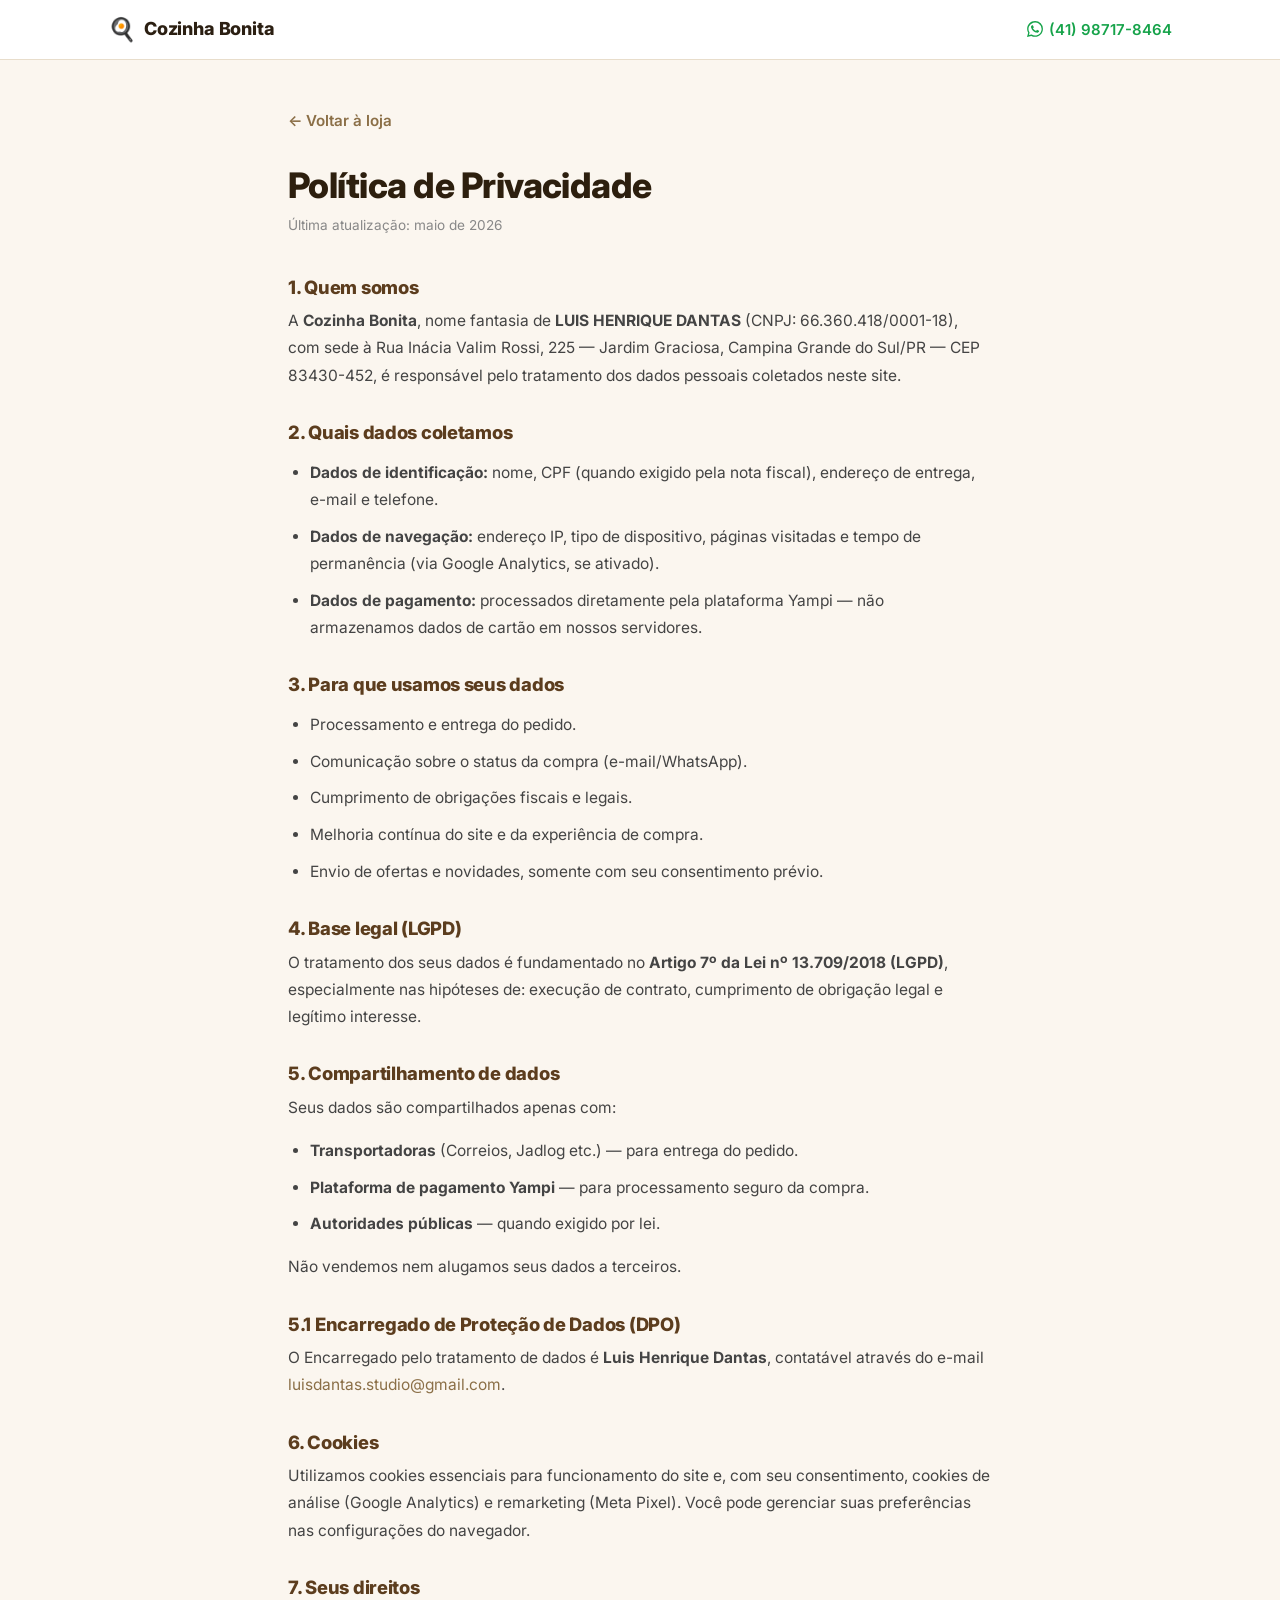
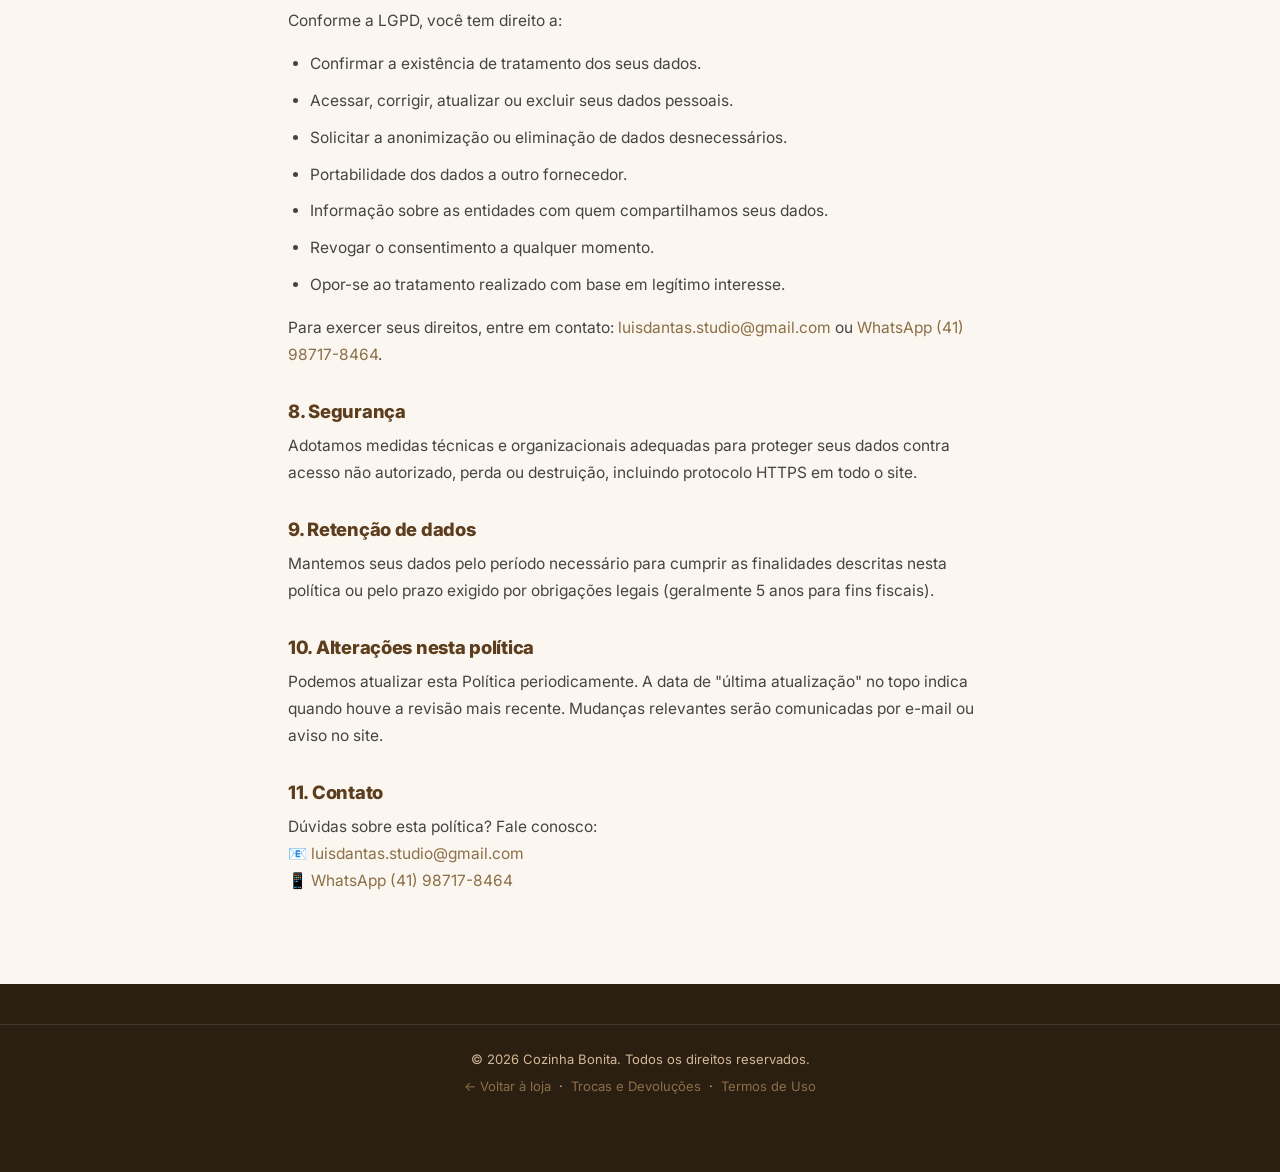
<file: politica-de-privacidade.html>
<!DOCTYPE html>
<html lang="pt-BR">
<head>
  <meta charset="UTF-8" />
  <meta name="viewport" content="width=device-width, initial-scale=1.0, viewport-fit=cover" />
  <meta name="theme-color" content="#8B6F47" />
  <title>Política de Privacidade — Cozinha Bonita</title>
  <meta name="description" content="Política de Privacidade da Cozinha Bonita. Saiba como coletamos, usamos e protegemos seus dados pessoais." />
  <meta name="robots" content="noindex, follow" />
  <link rel="preconnect" href="https://fonts.googleapis.com" />
  <link rel="preconnect" href="https://fonts.gstatic.com" crossorigin />
  <link rel="icon" type="image/svg+xml" href="assets/icones/favicon.svg" />
  <link href="https://fonts.googleapis.com/css2?family=Inter:wght@400;500;600;700;800&display=swap" rel="stylesheet" />
  <link rel="stylesheet" href="css/style.css?v=3" />
  <style>
    .policy { padding: 3rem 0 5rem; }
    .policy__back { display: inline-flex; align-items: center; gap: .4rem; color: #8B6F47; font-weight: 600; text-decoration: none; margin-bottom: 2rem; font-size: .95rem; }
    .policy__back:hover { text-decoration: underline; }
    .policy h1 { font-size: clamp(1.6rem, 4vw, 2.2rem); color: #2D1F0E; margin-bottom: .5rem; }
    .policy__date { color: #888; font-size: .85rem; margin-bottom: 2.5rem; display: block; }
    .policy h2 { font-size: 1.15rem; color: #5C3D1E; margin: 2rem 0 .6rem; }
    .policy p, .policy li { line-height: 1.75; color: #444; font-size: .97rem; margin-bottom: .6rem; }
    .policy ul { padding-left: 1.4rem; margin-bottom: 1rem; }
    .policy a { color: #8B6F47; }
  </style>
</head>
<body>
  <header class="header" role="banner">
    <div class="container header__inner">
      <a class="header__brand" href="/" aria-label="Cozinha Bonita — página inicial">
        <span class="header__emoji" aria-hidden="true">🍳</span>
        <span class="header__name">Cozinha Bonita</span>
      </a>
      <div class="header__info">
        <a href="https://wa.me/5541987178464?text=Ol%C3%A1%2C%20vim%20do%20site%2C%20quero%20saber%20mais%20sobre%20o%20jogo%20de%20panelas"
           class="header__whats" target="_blank" rel="noopener" aria-label="Chamar no WhatsApp">
          <svg viewBox="0 0 24 24" width="16" height="16" aria-hidden="true" fill="currentColor"><path d="M20.52 3.48A11.78 11.78 0 0 0 12.05 0C5.5 0 .2 5.3.2 11.85c0 2.09.55 4.13 1.59 5.93L0 24l6.4-1.68a11.84 11.84 0 0 0 5.65 1.44h.01c6.55 0 11.85-5.3 11.85-11.85a11.78 11.78 0 0 0-3.39-8.43zm-8.47 18.22h-.01a9.83 9.83 0 0 1-5.01-1.37l-.36-.21-3.8 1 1.02-3.7-.24-.38a9.83 9.83 0 1 1 18.27-5.19c0 5.44-4.43 9.85-9.87 9.85zm5.4-7.37c-.3-.15-1.76-.87-2.03-.97-.27-.1-.47-.15-.67.15-.2.3-.77.97-.94 1.17-.17.2-.35.22-.65.07-.3-.15-1.25-.46-2.38-1.47-.88-.78-1.47-1.75-1.64-2.05-.17-.3-.02-.46.13-.61.13-.13.3-.35.45-.52.15-.17.2-.3.3-.5.1-.2.05-.37-.02-.52-.07-.15-.67-1.62-.92-2.22-.24-.58-.49-.5-.67-.51l-.57-.01c-.2 0-.52.07-.79.37-.27.3-1.04 1.01-1.04 2.47 0 1.46 1.07 2.87 1.22 3.07.15.2 2.1 3.21 5.09 4.5.71.3 1.27.48 1.7.62.71.22 1.36.2 1.87.12.57-.08 1.76-.72 2.01-1.41.25-.7.25-1.29.17-1.41-.07-.12-.27-.2-.57-.35z"/></svg>
          <span class="header__whats-text">(41) 98717-8464</span>
        </a>
      </div>
    </div>
  </header>

  <main>
    <section class="policy">
      <div class="container" style="max-width:760px">
        <a class="policy__back" href="/">← Voltar à loja</a>
        <h1>Política de Privacidade</h1>
        <span class="policy__date">Última atualização: maio de 2026</span>

        <h2>1. Quem somos</h2>
        <p>A <strong>Cozinha Bonita</strong>, nome fantasia de <strong>LUIS HENRIQUE DANTAS</strong> (CNPJ: 66.360.418/0001-18), com sede à Rua Inácia Valim Rossi, 225 — Jardim Graciosa, Campina Grande do Sul/PR — CEP 83430-452, é responsável pelo tratamento dos dados pessoais coletados neste site.</p>

        <h2>2. Quais dados coletamos</h2>
        <ul>
          <li><strong>Dados de identificação:</strong> nome, CPF (quando exigido pela nota fiscal), endereço de entrega, e-mail e telefone.</li>
          <li><strong>Dados de navegação:</strong> endereço IP, tipo de dispositivo, páginas visitadas e tempo de permanência (via Google Analytics, se ativado).</li>
          <li><strong>Dados de pagamento:</strong> processados diretamente pela plataforma Yampi — não armazenamos dados de cartão em nossos servidores.</li>
        </ul>

        <h2>3. Para que usamos seus dados</h2>
        <ul>
          <li>Processamento e entrega do pedido.</li>
          <li>Comunicação sobre o status da compra (e-mail/WhatsApp).</li>
          <li>Cumprimento de obrigações fiscais e legais.</li>
          <li>Melhoria contínua do site e da experiência de compra.</li>
          <li>Envio de ofertas e novidades, somente com seu consentimento prévio.</li>
        </ul>

        <h2>4. Base legal (LGPD)</h2>
        <p>O tratamento dos seus dados é fundamentado no <strong>Artigo 7º da Lei nº 13.709/2018 (LGPD)</strong>, especialmente nas hipóteses de: execução de contrato, cumprimento de obrigação legal e legítimo interesse.</p>

        <h2>5. Compartilhamento de dados</h2>
        <p>Seus dados são compartilhados apenas com:</p>
        <ul>
          <li><strong>Transportadoras</strong> (Correios, Jadlog etc.) — para entrega do pedido.</li>
          <li><strong>Plataforma de pagamento Yampi</strong> — para processamento seguro da compra.</li>
          <li><strong>Autoridades públicas</strong> — quando exigido por lei.</li>
        </ul>
        <p>Não vendemos nem alugamos seus dados a terceiros.</p>

        <h2>5.1 Encarregado de Proteção de Dados (DPO)</h2>
        <p>O Encarregado pelo tratamento de dados é <strong>Luis Henrique Dantas</strong>, contatável através do e-mail <a href="mailto:luisdantas.studio@gmail.com">luisdantas.studio@gmail.com</a>.</p>

        <h2>6. Cookies</h2>
        <p>Utilizamos cookies essenciais para funcionamento do site e, com seu consentimento, cookies de análise (Google Analytics) e remarketing (Meta Pixel). Você pode gerenciar suas preferências nas configurações do navegador.</p>

        <h2>7. Seus direitos</h2>
        <p>Conforme a LGPD, você tem direito a:</p>
        <ul>
          <li>Confirmar a existência de tratamento dos seus dados.</li>
          <li>Acessar, corrigir, atualizar ou excluir seus dados pessoais.</li>
          <li>Solicitar a anonimização ou eliminação de dados desnecessários.</li>
          <li>Portabilidade dos dados a outro fornecedor.</li>
          <li>Informação sobre as entidades com quem compartilhamos seus dados.</li>
          <li>Revogar o consentimento a qualquer momento.</li>
          <li>Opor-se ao tratamento realizado com base em legítimo interesse.</li>
        </ul>
        <p>Para exercer seus direitos, entre em contato: <a href="mailto:luisdantas.studio@gmail.com">luisdantas.studio@gmail.com</a> ou <a href="https://wa.me/5541987178464">WhatsApp (41) 98717-8464</a>.</p>

        <h2>8. Segurança</h2>
        <p>Adotamos medidas técnicas e organizacionais adequadas para proteger seus dados contra acesso não autorizado, perda ou destruição, incluindo protocolo HTTPS em todo o site.</p>

        <h2>9. Retenção de dados</h2>
        <p>Mantemos seus dados pelo período necessário para cumprir as finalidades descritas nesta política ou pelo prazo exigido por obrigações legais (geralmente 5 anos para fins fiscais).</p>

        <h2>10. Alterações nesta política</h2>
        <p>Podemos atualizar esta Política periodicamente. A data de "última atualização" no topo indica quando houve a revisão mais recente. Mudanças relevantes serão comunicadas por e-mail ou aviso no site.</p>

        <h2>11. Contato</h2>
        <p>Dúvidas sobre esta política? Fale conosco:<br />
          📧 <a href="mailto:luisdantas.studio@gmail.com">luisdantas.studio@gmail.com</a><br />
          📱 <a href="https://wa.me/5541987178464">WhatsApp (41) 98717-8464</a>
        </p>
      </div>
    </section>
  </main>

  <footer class="footer" role="contentinfo">
    <div class="footer__bottom" style="text-align:center;padding:1.5rem 1rem">
      <p>© 2026 Cozinha Bonita. Todos os direitos reservados.</p>
      <p style="margin-top:.4rem"><a href="/" style="color:#8B6F47">← Voltar à loja</a> &nbsp;·&nbsp; <a href="/politica-de-trocas.html" style="color:#8B6F47">Trocas e Devoluções</a> &nbsp;·&nbsp; <a href="/termos-de-uso.html" style="color:#8B6F47">Termos de Uso</a></p>
    </div>
  </footer>
</body>
</html>
</file>
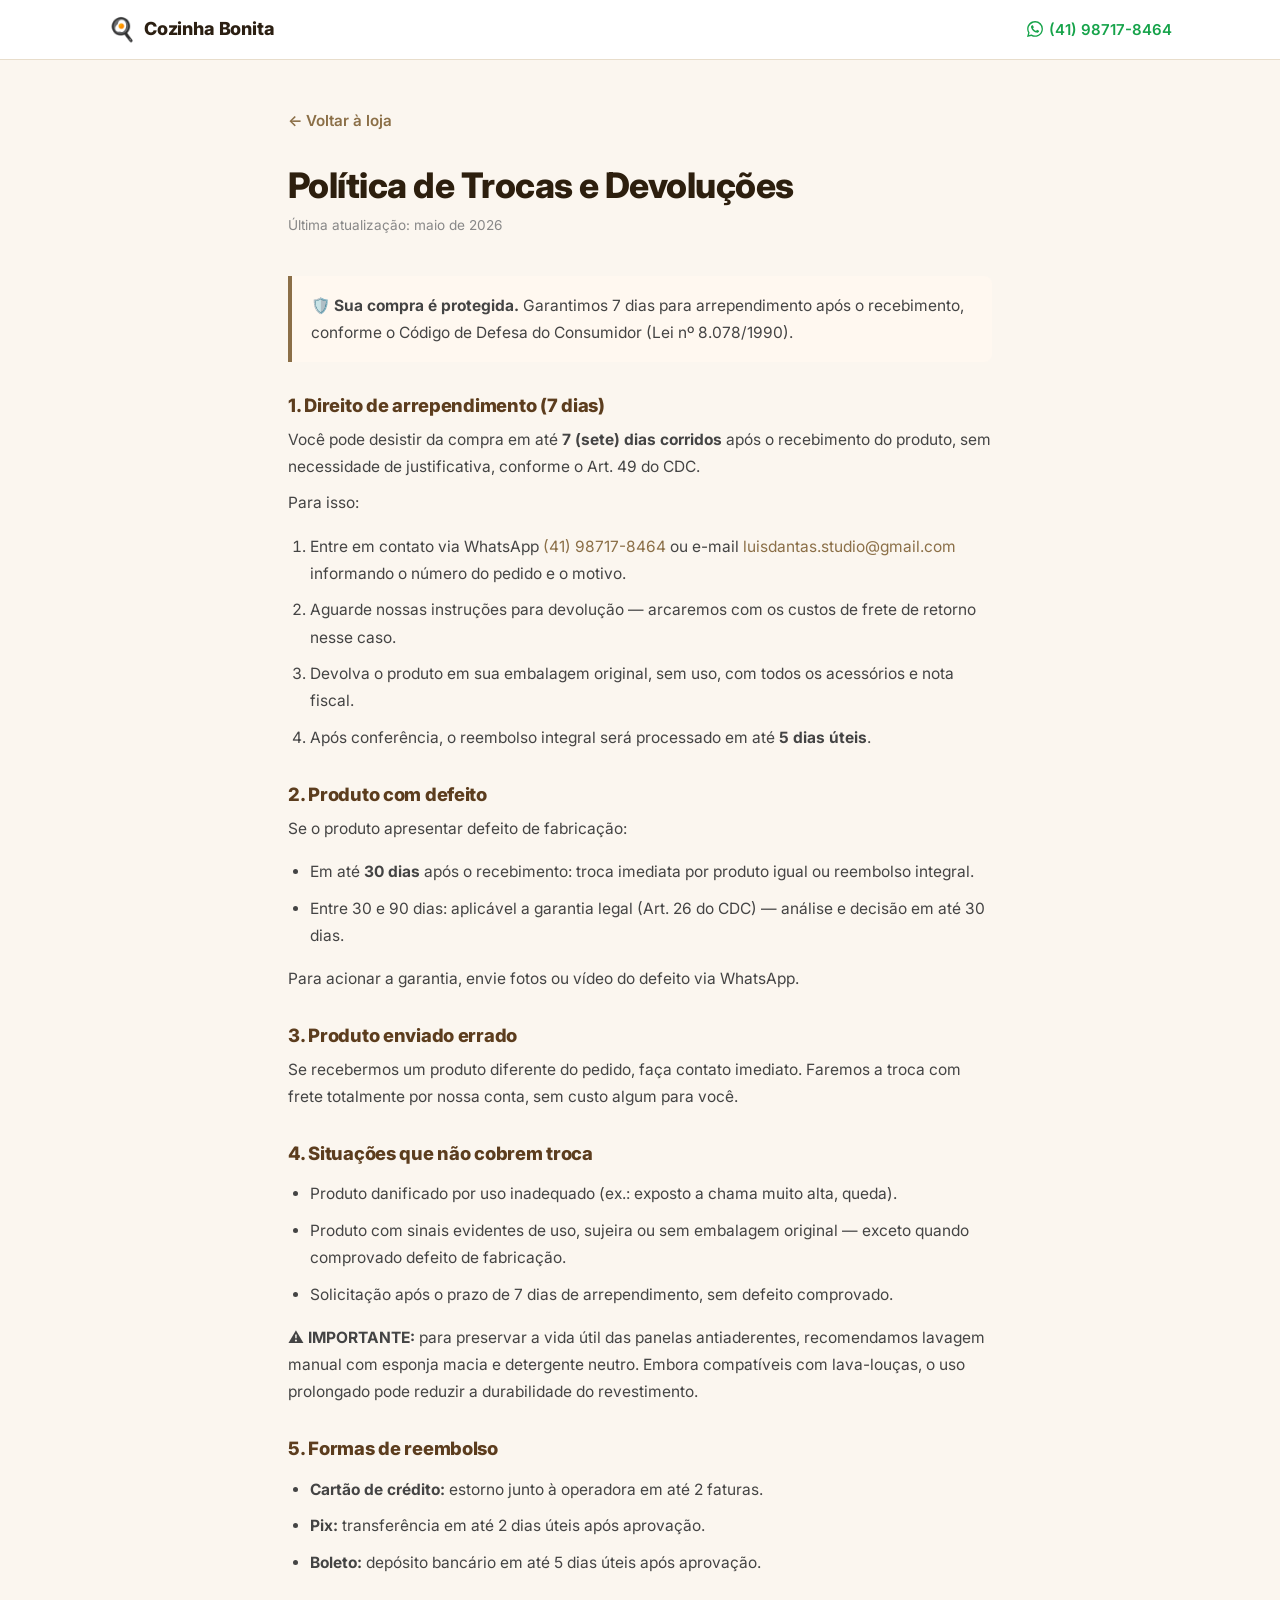
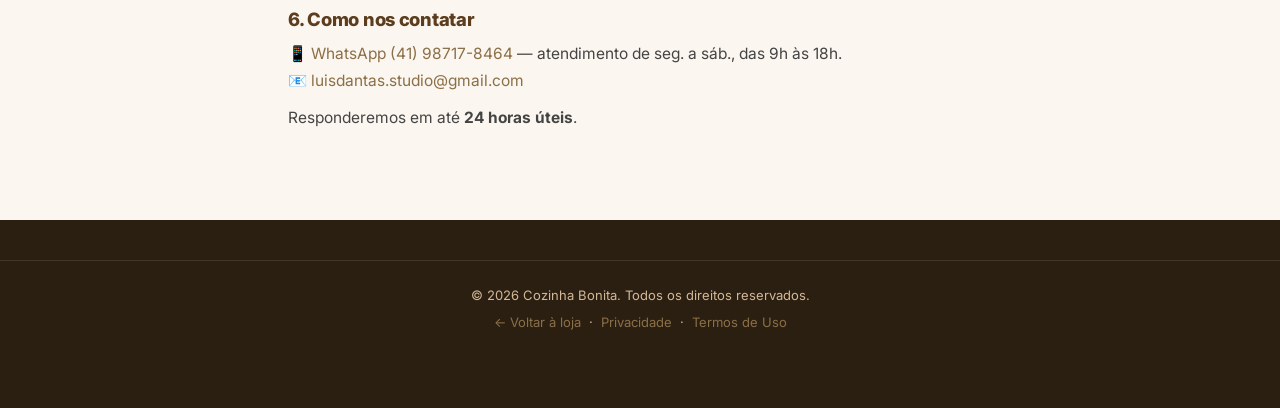
<file: politica-de-trocas.html>
<!DOCTYPE html>
<html lang="pt-BR">
<head>
  <meta charset="UTF-8" />
  <meta name="viewport" content="width=device-width, initial-scale=1.0, viewport-fit=cover" />
  <meta name="theme-color" content="#8B6F47" />
  <title>Política de Trocas e Devoluções — Cozinha Bonita</title>
  <meta name="description" content="Política de Trocas e Devoluções da Cozinha Bonita. Entenda seus direitos e como solicitar troca ou reembolso." />
  <meta name="robots" content="noindex, follow" />
  <link rel="preconnect" href="https://fonts.googleapis.com" />
  <link rel="preconnect" href="https://fonts.gstatic.com" crossorigin />
  <link rel="icon" type="image/svg+xml" href="assets/icones/favicon.svg" />
  <link href="https://fonts.googleapis.com/css2?family=Inter:wght@400;500;600;700;800&display=swap" rel="stylesheet" />
  <link rel="stylesheet" href="css/style.css?v=3" />
  <style>
    .policy { padding: 3rem 0 5rem; }
    .policy__back { display: inline-flex; align-items: center; gap: .4rem; color: #8B6F47; font-weight: 600; text-decoration: none; margin-bottom: 2rem; font-size: .95rem; }
    .policy__back:hover { text-decoration: underline; }
    .policy h1 { font-size: clamp(1.6rem, 4vw, 2.2rem); color: #2D1F0E; margin-bottom: .5rem; }
    .policy__date { color: #888; font-size: .85rem; margin-bottom: 2.5rem; display: block; }
    .policy h2 { font-size: 1.15rem; color: #5C3D1E; margin: 2rem 0 .6rem; }
    .policy p, .policy li { line-height: 1.75; color: #444; font-size: .97rem; margin-bottom: .6rem; }
    .policy ul, .policy ol { padding-left: 1.4rem; margin-bottom: 1rem; }
    .policy a { color: #8B6F47; }
    .policy__highlight { background: #FFF8F0; border-left: 4px solid #8B6F47; padding: 1rem 1.2rem; border-radius: 0 8px 8px 0; margin: 1.2rem 0; }
    .policy__highlight p { margin: 0; }
  </style>
</head>
<body>
  <header class="header" role="banner">
    <div class="container header__inner">
      <a class="header__brand" href="/" aria-label="Cozinha Bonita — página inicial">
        <span class="header__emoji" aria-hidden="true">🍳</span>
        <span class="header__name">Cozinha Bonita</span>
      </a>
      <div class="header__info">
        <a href="https://wa.me/5541987178464?text=Ol%C3%A1%2C%20quero%20solicitar%20troca%20ou%20devolu%C3%A7%C3%A3o"
           class="header__whats" target="_blank" rel="noopener" aria-label="Chamar no WhatsApp">
          <svg viewBox="0 0 24 24" width="16" height="16" aria-hidden="true" fill="currentColor"><path d="M20.52 3.48A11.78 11.78 0 0 0 12.05 0C5.5 0 .2 5.3.2 11.85c0 2.09.55 4.13 1.59 5.93L0 24l6.4-1.68a11.84 11.84 0 0 0 5.65 1.44h.01c6.55 0 11.85-5.3 11.85-11.85a11.78 11.78 0 0 0-3.39-8.43zm-8.47 18.22h-.01a9.83 9.83 0 0 1-5.01-1.37l-.36-.21-3.8 1 1.02-3.7-.24-.38a9.83 9.83 0 1 1 18.27-5.19c0 5.44-4.43 9.85-9.87 9.85zm5.4-7.37c-.3-.15-1.76-.87-2.03-.97-.27-.1-.47-.15-.67.15-.2.3-.77.97-.94 1.17-.17.2-.35.22-.65.07-.3-.15-1.25-.46-2.38-1.47-.88-.78-1.47-1.75-1.64-2.05-.17-.3-.02-.46.13-.61.13-.13.3-.35.45-.52.15-.17.2-.3.3-.5.1-.2.05-.37-.02-.52-.07-.15-.67-1.62-.92-2.22-.24-.58-.49-.5-.67-.51l-.57-.01c-.2 0-.52.07-.79.37-.27.3-1.04 1.01-1.04 2.47 0 1.46 1.07 2.87 1.22 3.07.15.2 2.1 3.21 5.09 4.5.71.3 1.27.48 1.7.62.71.22 1.36.2 1.87.12.57-.08 1.76-.72 2.01-1.41.25-.7.25-1.29.17-1.41-.07-.12-.27-.2-.57-.35z"/></svg>
          <span class="header__whats-text">(41) 98717-8464</span>
        </a>
      </div>
    </div>
  </header>

  <main>
    <section class="policy">
      <div class="container" style="max-width:760px">
        <a class="policy__back" href="/">← Voltar à loja</a>
        <h1>Política de Trocas e Devoluções</h1>
        <span class="policy__date">Última atualização: maio de 2026</span>

        <div class="policy__highlight">
          <p>🛡️ <strong>Sua compra é protegida.</strong> Garantimos 7 dias para arrependimento após o recebimento, conforme o Código de Defesa do Consumidor (Lei nº 8.078/1990).</p>
        </div>

        <h2>1. Direito de arrependimento (7 dias)</h2>
        <p>Você pode desistir da compra em até <strong>7 (sete) dias corridos</strong> após o recebimento do produto, sem necessidade de justificativa, conforme o Art. 49 do CDC.</p>
        <p>Para isso:</p>
        <ol>
          <li>Entre em contato via WhatsApp <a href="https://wa.me/5541987178464">(41) 98717-8464</a> ou e-mail <a href="mailto:luisdantas.studio@gmail.com">luisdantas.studio@gmail.com</a> informando o número do pedido e o motivo.</li>
          <li>Aguarde nossas instruções para devolução — arcaremos com os custos de frete de retorno nesse caso.</li>
          <li>Devolva o produto em sua embalagem original, sem uso, com todos os acessórios e nota fiscal.</li>
          <li>Após conferência, o reembolso integral será processado em até <strong>5 dias úteis</strong>.</li>
        </ol>

        <h2>2. Produto com defeito</h2>
        <p>Se o produto apresentar defeito de fabricação:</p>
        <ul>
          <li>Em até <strong>30 dias</strong> após o recebimento: troca imediata por produto igual ou reembolso integral.</li>
          <li>Entre 30 e 90 dias: aplicável a garantia legal (Art. 26 do CDC) — análise e decisão em até 30 dias.</li>
        </ul>
        <p>Para acionar a garantia, envie fotos ou vídeo do defeito via WhatsApp.</p>

        <h2>3. Produto enviado errado</h2>
        <p>Se recebermos um produto diferente do pedido, faça contato imediato. Faremos a troca com frete totalmente por nossa conta, sem custo algum para você.</p>

        <h2>4. Situações que não cobrem troca</h2>
        <ul>
          <li>Produto danificado por uso inadequado (ex.: exposto a chama muito alta, queda).</li>
          <li>Produto com sinais evidentes de uso, sujeira ou sem embalagem original — exceto quando comprovado defeito de fabricação.</li>
          <li>Solicitação após o prazo de 7 dias de arrependimento, sem defeito comprovado.</li>
        </ul>
        <p>⚠️ <strong>IMPORTANTE:</strong> para preservar a vida útil das panelas antiaderentes, recomendamos lavagem manual com esponja macia e detergente neutro. Embora compatíveis com lava-louças, o uso prolongado pode reduzir a durabilidade do revestimento.</p>

        <h2>5. Formas de reembolso</h2>
        <ul>
          <li><strong>Cartão de crédito:</strong> estorno junto à operadora em até 2 faturas.</li>
          <li><strong>Pix:</strong> transferência em até 2 dias úteis após aprovação.</li>
          <li><strong>Boleto:</strong> depósito bancário em até 5 dias úteis após aprovação.</li>
        </ul>

        <h2>6. Como nos contatar</h2>
        <p>📱 <a href="https://wa.me/5541987178464">WhatsApp (41) 98717-8464</a> — atendimento de seg. a sáb., das 9h às 18h.<br />
           📧 <a href="mailto:luisdantas.studio@gmail.com">luisdantas.studio@gmail.com</a>
        </p>
        <p>Responderemos em até <strong>24 horas úteis</strong>.</p>
      </div>
    </section>
  </main>

  <footer class="footer" role="contentinfo">
    <div class="footer__bottom" style="text-align:center;padding:1.5rem 1rem">
      <p>© 2026 Cozinha Bonita. Todos os direitos reservados.</p>
      <p style="margin-top:.4rem"><a href="/" style="color:#8B6F47">← Voltar à loja</a> &nbsp;·&nbsp; <a href="/politica-de-privacidade.html" style="color:#8B6F47">Privacidade</a> &nbsp;·&nbsp; <a href="/termos-de-uso.html" style="color:#8B6F47">Termos de Uso</a></p>
    </div>
  </footer>
</body>
</html>
</file>
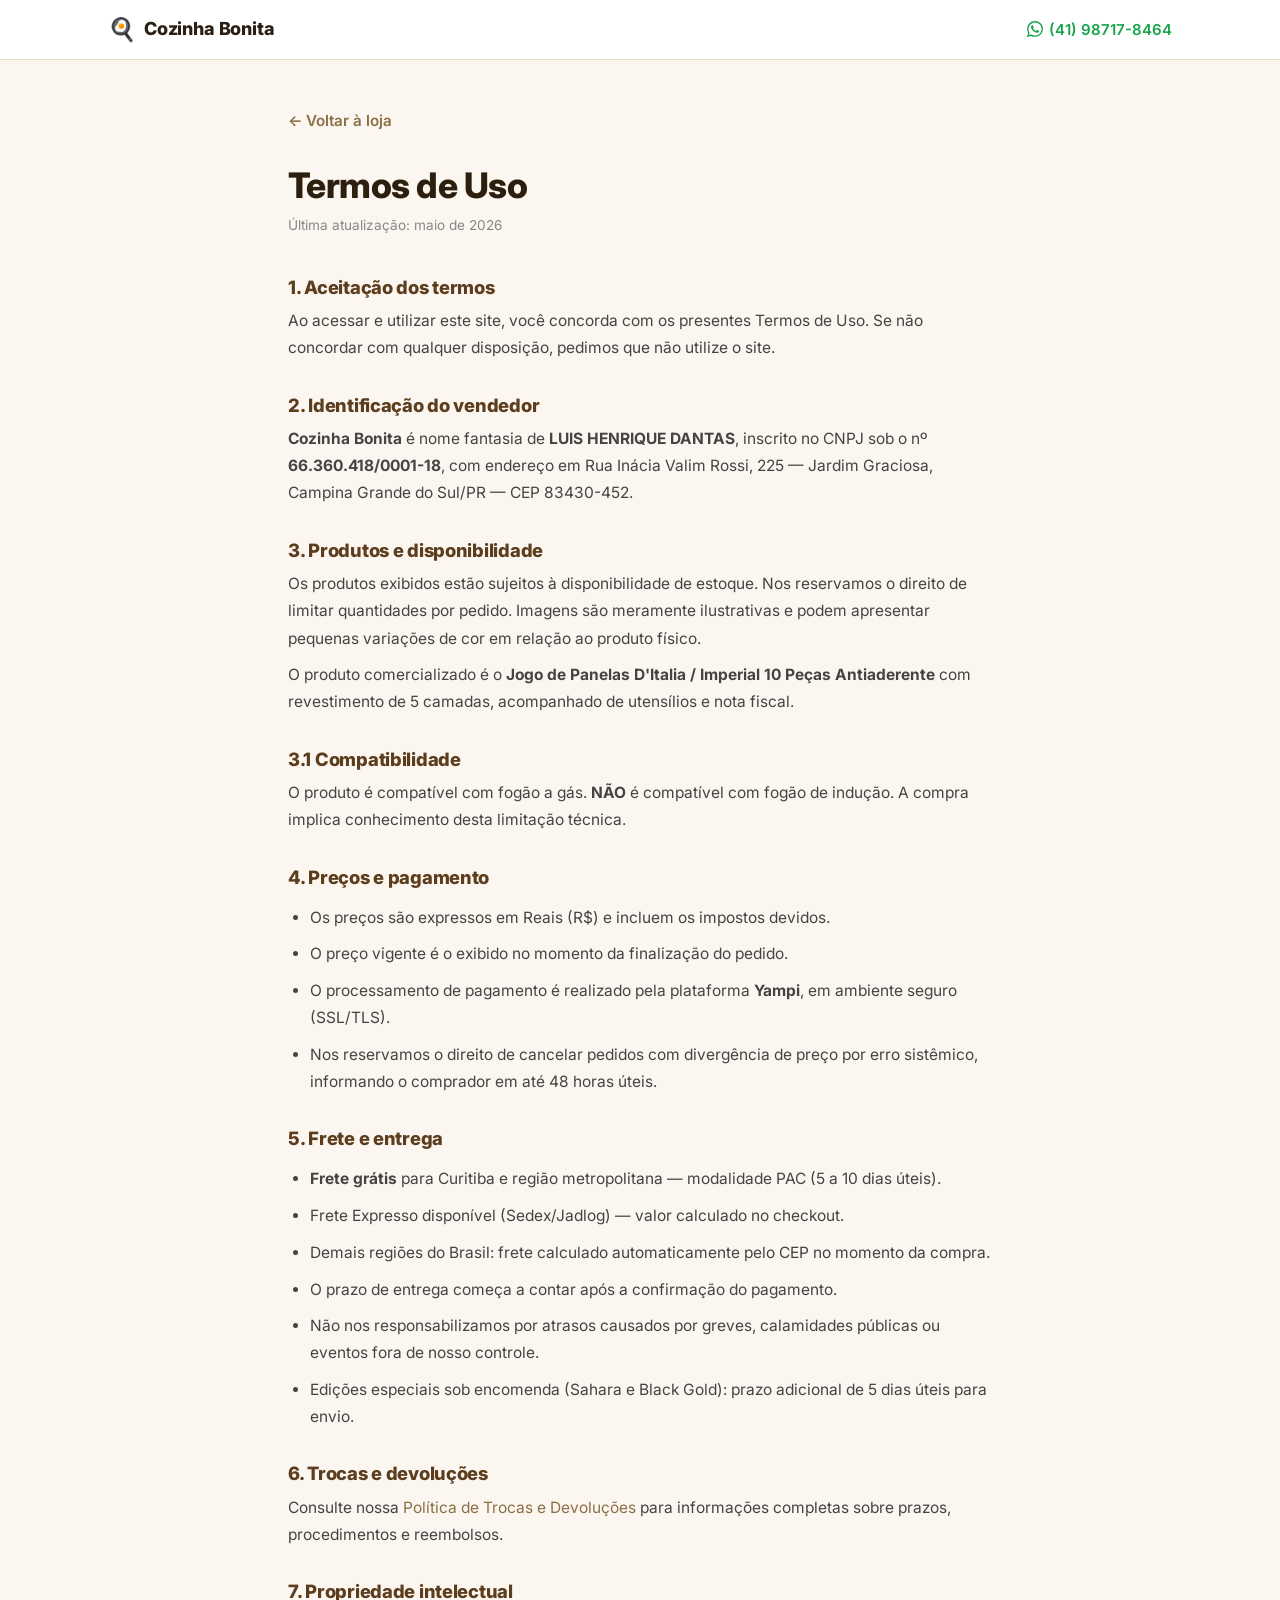
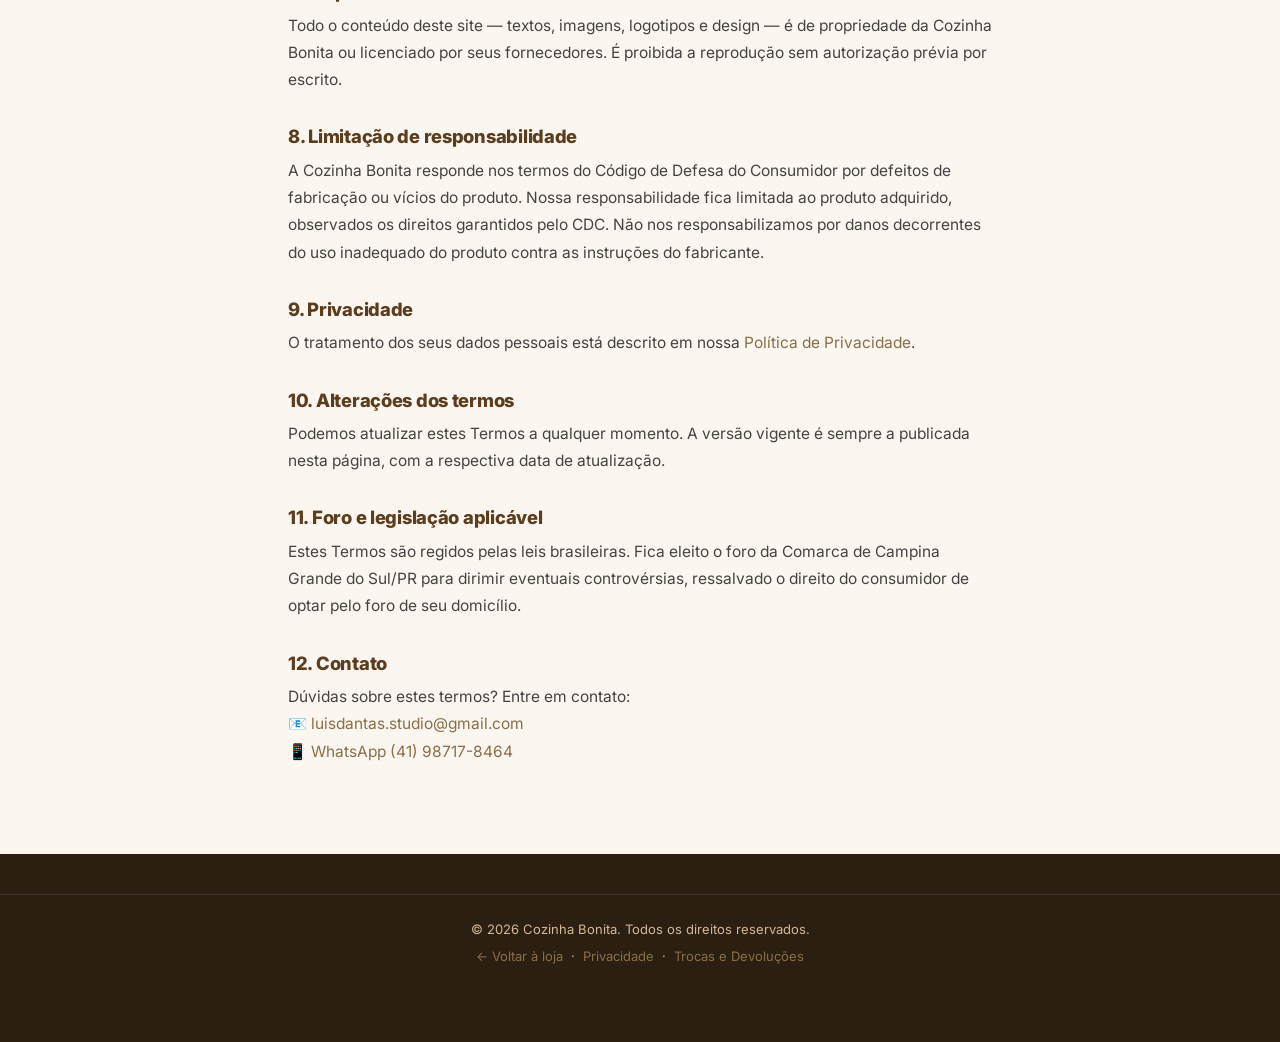
<file: termos-de-uso.html>
<!DOCTYPE html>
<html lang="pt-BR">
<head>
  <meta charset="UTF-8" />
  <meta name="viewport" content="width=device-width, initial-scale=1.0, viewport-fit=cover" />
  <meta name="theme-color" content="#8B6F47" />
  <title>Termos de Uso — Cozinha Bonita</title>
  <meta name="description" content="Termos de Uso da Cozinha Bonita. Condições gerais de uso do site e de compra dos produtos." />
  <meta name="robots" content="noindex, follow" />
  <link rel="preconnect" href="https://fonts.googleapis.com" />
  <link rel="preconnect" href="https://fonts.gstatic.com" crossorigin />
  <link rel="icon" type="image/svg+xml" href="assets/icones/favicon.svg" />
  <link href="https://fonts.googleapis.com/css2?family=Inter:wght@400;500;600;700;800&display=swap" rel="stylesheet" />
  <link rel="stylesheet" href="css/style.css?v=3" />
  <style>
    .policy { padding: 3rem 0 5rem; }
    .policy__back { display: inline-flex; align-items: center; gap: .4rem; color: #8B6F47; font-weight: 600; text-decoration: none; margin-bottom: 2rem; font-size: .95rem; }
    .policy__back:hover { text-decoration: underline; }
    .policy h1 { font-size: clamp(1.6rem, 4vw, 2.2rem); color: #2D1F0E; margin-bottom: .5rem; }
    .policy__date { color: #888; font-size: .85rem; margin-bottom: 2.5rem; display: block; }
    .policy h2 { font-size: 1.15rem; color: #5C3D1E; margin: 2rem 0 .6rem; }
    .policy p, .policy li { line-height: 1.75; color: #444; font-size: .97rem; margin-bottom: .6rem; }
    .policy ul, .policy ol { padding-left: 1.4rem; margin-bottom: 1rem; }
    .policy a { color: #8B6F47; }
  </style>
</head>
<body>
  <header class="header" role="banner">
    <div class="container header__inner">
      <a class="header__brand" href="/" aria-label="Cozinha Bonita — página inicial">
        <span class="header__emoji" aria-hidden="true">🍳</span>
        <span class="header__name">Cozinha Bonita</span>
      </a>
      <div class="header__info">
        <a href="https://wa.me/5541987178464?text=Ol%C3%A1%2C%20vim%20do%20site%2C%20quero%20saber%20mais%20sobre%20o%20jogo%20de%20panelas"
           class="header__whats" target="_blank" rel="noopener" aria-label="Chamar no WhatsApp">
          <svg viewBox="0 0 24 24" width="16" height="16" aria-hidden="true" fill="currentColor"><path d="M20.52 3.48A11.78 11.78 0 0 0 12.05 0C5.5 0 .2 5.3.2 11.85c0 2.09.55 4.13 1.59 5.93L0 24l6.4-1.68a11.84 11.84 0 0 0 5.65 1.44h.01c6.55 0 11.85-5.3 11.85-11.85a11.78 11.78 0 0 0-3.39-8.43zm-8.47 18.22h-.01a9.83 9.83 0 0 1-5.01-1.37l-.36-.21-3.8 1 1.02-3.7-.24-.38a9.83 9.83 0 1 1 18.27-5.19c0 5.44-4.43 9.85-9.87 9.85zm5.4-7.37c-.3-.15-1.76-.87-2.03-.97-.27-.1-.47-.15-.67.15-.2.3-.77.97-.94 1.17-.17.2-.35.22-.65.07-.3-.15-1.25-.46-2.38-1.47-.88-.78-1.47-1.75-1.64-2.05-.17-.3-.02-.46.13-.61.13-.13.3-.35.45-.52.15-.17.2-.3.3-.5.1-.2.05-.37-.02-.52-.07-.15-.67-1.62-.92-2.22-.24-.58-.49-.5-.67-.51l-.57-.01c-.2 0-.52.07-.79.37-.27.3-1.04 1.01-1.04 2.47 0 1.46 1.07 2.87 1.22 3.07.15.2 2.1 3.21 5.09 4.5.71.3 1.27.48 1.7.62.71.22 1.36.2 1.87.12.57-.08 1.76-.72 2.01-1.41.25-.7.25-1.29.17-1.41-.07-.12-.27-.2-.57-.35z"/></svg>
          <span class="header__whats-text">(41) 98717-8464</span>
        </a>
      </div>
    </div>
  </header>

  <main>
    <section class="policy">
      <div class="container" style="max-width:760px">
        <a class="policy__back" href="/">← Voltar à loja</a>
        <h1>Termos de Uso</h1>
        <span class="policy__date">Última atualização: maio de 2026</span>

        <h2>1. Aceitação dos termos</h2>
        <p>Ao acessar e utilizar este site, você concorda com os presentes Termos de Uso. Se não concordar com qualquer disposição, pedimos que não utilize o site.</p>

        <h2>2. Identificação do vendedor</h2>
        <p><strong>Cozinha Bonita</strong> é nome fantasia de <strong>LUIS HENRIQUE DANTAS</strong>, inscrito no CNPJ sob o nº <strong>66.360.418/0001-18</strong>, com endereço em Rua Inácia Valim Rossi, 225 — Jardim Graciosa, Campina Grande do Sul/PR — CEP 83430-452.</p>

        <h2>3. Produtos e disponibilidade</h2>
        <p>Os produtos exibidos estão sujeitos à disponibilidade de estoque. Nos reservamos o direito de limitar quantidades por pedido. Imagens são meramente ilustrativas e podem apresentar pequenas variações de cor em relação ao produto físico.</p>
        <p>O produto comercializado é o <strong>Jogo de Panelas D'Italia / Imperial 10 Peças Antiaderente</strong> com revestimento de 5 camadas, acompanhado de utensílios e nota fiscal.</p>

        <h2>3.1 Compatibilidade</h2>
        <p>O produto é compatível com fogão a gás. <strong>NÃO</strong> é compatível com fogão de indução. A compra implica conhecimento desta limitação técnica.</p>

        <h2>4. Preços e pagamento</h2>
        <ul>
          <li>Os preços são expressos em Reais (R$) e incluem os impostos devidos.</li>
          <li>O preço vigente é o exibido no momento da finalização do pedido.</li>
          <li>O processamento de pagamento é realizado pela plataforma <strong>Yampi</strong>, em ambiente seguro (SSL/TLS).</li>
          <li>Nos reservamos o direito de cancelar pedidos com divergência de preço por erro sistêmico, informando o comprador em até 48 horas úteis.</li>
        </ul>

        <h2>5. Frete e entrega</h2>
        <ul>
          <li><strong>Frete grátis</strong> para Curitiba e região metropolitana — modalidade PAC (5 a 10 dias úteis).</li>
          <li>Frete Expresso disponível (Sedex/Jadlog) — valor calculado no checkout.</li>
          <li>Demais regiões do Brasil: frete calculado automaticamente pelo CEP no momento da compra.</li>
          <li>O prazo de entrega começa a contar após a confirmação do pagamento.</li>
          <li>Não nos responsabilizamos por atrasos causados por greves, calamidades públicas ou eventos fora de nosso controle.</li>
          <li>Edições especiais sob encomenda (Sahara e Black Gold): prazo adicional de 5 dias úteis para envio.</li>
        </ul>

        <h2>6. Trocas e devoluções</h2>
        <p>Consulte nossa <a href="/politica-de-trocas.html">Política de Trocas e Devoluções</a> para informações completas sobre prazos, procedimentos e reembolsos.</p>

        <h2>7. Propriedade intelectual</h2>
        <p>Todo o conteúdo deste site — textos, imagens, logotipos e design — é de propriedade da Cozinha Bonita ou licenciado por seus fornecedores. É proibida a reprodução sem autorização prévia por escrito.</p>

        <h2>8. Limitação de responsabilidade</h2>
        <p>A Cozinha Bonita responde nos termos do Código de Defesa do Consumidor por defeitos de fabricação ou vícios do produto. Nossa responsabilidade fica limitada ao produto adquirido, observados os direitos garantidos pelo CDC. Não nos responsabilizamos por danos decorrentes do uso inadequado do produto contra as instruções do fabricante.</p>

        <h2>9. Privacidade</h2>
        <p>O tratamento dos seus dados pessoais está descrito em nossa <a href="/politica-de-privacidade.html">Política de Privacidade</a>.</p>

        <h2>10. Alterações dos termos</h2>
        <p>Podemos atualizar estes Termos a qualquer momento. A versão vigente é sempre a publicada nesta página, com a respectiva data de atualização.</p>

        <h2>11. Foro e legislação aplicável</h2>
        <p>Estes Termos são regidos pelas leis brasileiras. Fica eleito o foro da Comarca de Campina Grande do Sul/PR para dirimir eventuais controvérsias, ressalvado o direito do consumidor de optar pelo foro de seu domicílio.</p>

        <h2>12. Contato</h2>
        <p>Dúvidas sobre estes termos? Entre em contato:<br />
          📧 <a href="mailto:luisdantas.studio@gmail.com">luisdantas.studio@gmail.com</a><br />
          📱 <a href="https://wa.me/5541987178464">WhatsApp (41) 98717-8464</a>
        </p>
      </div>
    </section>
  </main>

  <footer class="footer" role="contentinfo">
    <div class="footer__bottom" style="text-align:center;padding:1.5rem 1rem">
      <p>© 2026 Cozinha Bonita. Todos os direitos reservados.</p>
      <p style="margin-top:.4rem"><a href="/" style="color:#8B6F47">← Voltar à loja</a> &nbsp;·&nbsp; <a href="/politica-de-privacidade.html" style="color:#8B6F47">Privacidade</a> &nbsp;·&nbsp; <a href="/politica-de-trocas.html" style="color:#8B6F47">Trocas e Devoluções</a></p>
    </div>
  </footer>
</body>
</html>
</file>
<file: css/style.css>
/* ============================================================
   Cozinha Bonita — OPP Jogo de Panelas Dia das Mães 2026
   Mobile-first · Paleta cappuccino · CTAs em laranja/vermelho
============================================================ */

/* ---------- Tokens ---------- */
:root {
  --cream-50:  #FBF6EF;
  --cream-100: #F5E6D3;
  --cream-200: #E8D5BA;
  --cream-300: #D4B896;
  --cappuccino-500: #8B6F47;
  --cappuccino-600: #6E5636;
  --cappuccino-700: #4E3D26;
  --coffee-900: #2B1F12;

  --red-600:    #DC2626;
  --red-700:    #B91C1C;
  --orange-500: #F59E0B;
  --orange-600: #D97706;
  --green-500:  #22C55E;
  --green-600:  #16A34A;

  --white:  #FFFFFF;
  --ink:    #1A1410;
  --ink-2:  #4B3F33;
  --ink-3:  #7B6B5A;
  --line:   #E8DDCB;

  --radius-sm: 8px;
  --radius:    14px;
  --radius-lg: 22px;
  --shadow-sm: 0 2px 6px rgba(46, 30, 12, 0.06);
  --shadow:    0 10px 30px rgba(46, 30, 12, 0.10);
  --shadow-lg: 0 20px 50px rgba(46, 30, 12, 0.15);

  --container: 1120px;
  --gap: clamp(16px, 3vw, 28px);

  --fs-xs:  0.8125rem;
  --fs-sm:  0.9375rem;
  --fs-md:  1rem;
  --fs-lg:  1.125rem;
  --fs-xl:  1.375rem;
  --fs-2xl: 1.75rem;
  --fs-3xl: 2.25rem;
  --fs-4xl: 2.75rem;

  --font: 'Inter', system-ui, -apple-system, 'Segoe UI', Roboto, 'Helvetica Neue', Arial, sans-serif;
}

/* ---------- Reset ---------- */
*,
*::before,
*::after { box-sizing: border-box; }

html { -webkit-text-size-adjust: 100%; scroll-behavior: smooth; }

body {
  margin: 0;
  background: var(--cream-50);
  color: var(--ink);
  font-family: var(--font);
  font-size: var(--fs-md);
  line-height: 1.55;
  -webkit-font-smoothing: antialiased;
  -moz-osx-font-smoothing: grayscale;
  overflow-x: hidden;
}

img,
svg,
video { display: block; max-width: 100%; height: auto; }

button,
input,
select,
textarea { font: inherit; color: inherit; }

a { color: var(--cappuccino-600); text-decoration: none; }
a:hover { color: var(--red-600); }

h1, h2, h3, h4 { font-weight: 800; color: var(--coffee-900); line-height: 1.2; margin: 0 0 0.5em; letter-spacing: -0.015em; }
h1 { font-size: var(--fs-3xl); }
h2 { font-size: var(--fs-2xl); }
h3 { font-size: var(--fs-lg); }
p  { margin: 0 0 1em; }

:focus-visible {
  outline: 3px solid var(--orange-500);
  outline-offset: 3px;
  border-radius: 4px;
}

/* ---------- Utilities ---------- */
.container {
  width: 100%;
  max-width: var(--container);
  margin-inline: auto;
  padding-inline: var(--gap);
}

.section-title {
  text-align: center;
  font-size: clamp(1.5rem, 4vw, 2.25rem);
  margin-bottom: 0.4em;
}
.section-sub {
  text-align: center;
  color: var(--ink-2);
  max-width: 640px;
  margin: 0 auto 2rem;
  font-size: var(--fs-md);
}

/* ---------- Buttons ---------- */
.btn {
  --btn-bg: var(--cappuccino-600);
  --btn-fg: var(--white);
  display: inline-flex;
  align-items: center;
  justify-content: center;
  gap: 0.5em;
  padding: 14px 22px;
  border: 0;
  border-radius: 999px;
  background: var(--btn-bg);
  color: var(--btn-fg);
  font-weight: 700;
  font-size: var(--fs-md);
  text-align: center;
  cursor: pointer;
  transition: transform 0.15s ease, box-shadow 0.2s ease, background 0.2s ease;
  box-shadow: var(--shadow-sm);
  text-decoration: none;
  line-height: 1.2;
}
.btn:hover { transform: translateY(-2px); box-shadow: var(--shadow); }
.btn:active { transform: translateY(0); }

.btn--primary {
  --btn-bg: linear-gradient(135deg, var(--red-600) 0%, var(--orange-500) 100%);
  --btn-fg: var(--white);
  background: var(--btn-bg);
  box-shadow: 0 10px 24px rgba(220, 38, 38, 0.30);
}
.btn--primary:hover { box-shadow: 0 14px 32px rgba(220, 38, 38, 0.40); color: var(--white); }

.btn--ghost {
  --btn-bg: var(--white);
  --btn-fg: var(--cappuccino-700);
  border: 1px solid var(--cream-200);
}

.btn--xl {
  padding: 18px 28px;
  font-size: var(--fs-lg);
  width: 100%;
  max-width: 520px;
}

/* ============================================================
   HEADER
============================================================ */
.header {
  background: var(--white);
  border-bottom: 1px solid var(--line);
  position: sticky; top: 0; z-index: 40;
}
.header__inner {
  display: flex;
  align-items: center;
  justify-content: space-between;
  gap: 12px;
  padding-block: 12px;
}
.header__brand {
  display: inline-flex;
  align-items: center;
  gap: 8px;
  font-weight: 800;
  color: var(--coffee-900);
}
.header__emoji { font-size: 1.4em; }
.header__name  { font-size: var(--fs-lg); letter-spacing: -0.01em; }

.header__info {
  display: none;
  align-items: center;
  gap: 14px;
}
.header__whats {
  display: inline-flex; align-items: center; gap: 6px;
  color: var(--green-600); font-weight: 600; font-size: var(--fs-sm);
}
.header__whats:hover { color: var(--green-500); }
.header__badge {
  font-size: var(--fs-xs);
  background: var(--cream-100);
  color: var(--cappuccino-700);
  padding: 6px 12px;
  border-radius: 999px;
}

.header__stripe {
  background: linear-gradient(135deg, var(--cappuccino-700), var(--cappuccino-500));
  color: var(--white);
  font-size: var(--fs-xs);
  font-weight: 600;
  text-align: center;
  padding: 8px 16px;
  letter-spacing: 0.02em;
}

/* ============================================================
   HERO
============================================================ */
.hero {
  padding: 24px 0 40px;
  background:
    radial-gradient(ellipse at top right, var(--cream-200), transparent 60%),
    radial-gradient(ellipse at bottom left, var(--cream-100), transparent 55%),
    var(--cream-50);
}
.hero__header {
  text-align: left;
  margin-bottom: 22px;
}
.hero__header .hero__title { margin-bottom: 8px; }
.hero__model {
  margin: 0;
  font-size: var(--fs-sm);
  color: var(--ink-2);
  letter-spacing: 0.01em;
}
.hero__model strong { color: var(--coffee-900); font-weight: 700; }

.hero__grid {
  display: grid;
  grid-template-columns: 1fr;
  gap: 16px;
  align-items: start;
}
.hero__media {
  position: relative;
  border-radius: var(--radius-lg);
  overflow: hidden;
  background: var(--white);
  box-shadow: var(--shadow-lg);
  aspect-ratio: 1 / 1;
}
.hero__media img {
  width: 100%; height: 100%; object-fit: cover;
}

/* ---------- Hero Carousel ---------- */
.carousel { position: relative; width: 100%; height: 100%; }
.carousel__track {
  display: flex;
  width: 100%; height: 100%;
  overflow-x: auto;
  scroll-snap-type: x mandatory;
  scroll-behavior: smooth;
  scrollbar-width: none;
  -ms-overflow-style: none;
}
.carousel__track::-webkit-scrollbar { display: none; }
.carousel__slide {
  flex: 0 0 100%;
  width: 100%; height: 100%;
  scroll-snap-align: center;
  scroll-snap-stop: always;
  position: relative;
  background: var(--white);
}
/* Fotos do produto (1200×1200): cover preenche o quadrado perfeitamente */
.carousel__slide img,
.carousel__slide video {
  width: 100%; height: 100%; object-fit: cover; display: block;
}
/* Slide de variação (800×533 landscape): contain para não cortar */
[data-variation-target] {
  object-fit: contain;
  background: var(--white);
}
.carousel__arrow {
  position: absolute; top: 50%; transform: translateY(-50%);
  width: 40px; height: 40px;
  border: 0; border-radius: 50%;
  background: rgba(255,255,255,0.92);
  color: var(--coffee-900);
  font-size: 1.6rem; font-weight: 700; line-height: 1;
  cursor: pointer;
  box-shadow: var(--shadow);
  display: grid; place-items: center;
  transition: background 0.2s ease, transform 0.15s ease;
  z-index: 2;
}
.carousel__arrow:hover { background: var(--white); transform: translateY(-50%) scale(1.06); }
.carousel__arrow--prev { left: 10px; }
.carousel__arrow--next { right: 10px; }
.carousel__dots {
  position: absolute; bottom: 12px; left: 0; right: 0;
  display: flex; justify-content: center; gap: 6px;
  z-index: 2;
}
/* Cursor de zoom nos slides clicáveis */
.carousel__slide { cursor: zoom-in; }

/* Botão de áudio dentro dos slides de vídeo */
.carousel__sound-btn {
  position: absolute;
  bottom: 52px; left: 50%; transform: translateX(-50%);
  background: rgba(255,255,255,0.92);
  color: var(--coffee-900);
  border: 0;
  padding: 8px 14px;
  border-radius: 999px;
  font-weight: 700;
  font-size: var(--fs-xs);
  cursor: pointer;
  display: inline-flex; align-items: center; gap: 6px;
  white-space: nowrap;
  z-index: 3;
  box-shadow: var(--shadow);
  transition: background 0.2s ease, transform 0.15s ease;
}
.carousel__sound-btn:hover {
  background: var(--white);
  transform: translateX(-50%) scale(1.04);
}
.carousel__sound-btn[aria-pressed="true"] {
  background: var(--coffee-900);
  color: var(--white);
}

.carousel__dot {
  width: 8px; height: 8px;
  border-radius: 50%;
  border: 0;
  background: rgba(255,255,255,0.55);
  cursor: pointer;
  padding: 0;
  transition: background 0.2s ease, transform 0.2s ease;
}
.carousel__dot[aria-selected="true"] {
  background: var(--white);
  transform: scale(1.35);
}

.hero__eyebrow {
  display: inline-block;
  background: var(--white);
  border: 1px solid var(--orange-500);
  color: var(--orange-600);
  font-weight: 800;
  font-size: var(--fs-xs);
  padding: 6px 14px;
  border-radius: 999px;
  margin-bottom: 14px;
  letter-spacing: 0.10em;
  text-transform: uppercase;
}
.hero__title {
  font-size: clamp(1.75rem, 6vw, 3rem);
  line-height: 1.1;
  margin-bottom: 14px;
}
.hero__title span { color: var(--cappuccino-600); display: block; }

.hero__sub {
  font-size: var(--fs-lg);
  color: var(--ink-2);
  margin-bottom: 20px;
}

.hero__bullets {
  list-style: none;
  padding: 0; margin: 0 0 22px;
  display: grid; gap: 8px;
}
.hero__bullets li {
  background: var(--white);
  border: 1px solid var(--cream-200);
  border-radius: var(--radius-sm);
  padding: 10px 14px;
  font-size: var(--fs-sm);
}

/* ---------- Variations (color picker) ---------- */
.variations {
  margin: 4px 0 24px;
  padding: 16px;
  background: var(--white);
  border: 1px solid var(--cream-200);
  border-radius: var(--radius);
  box-shadow: var(--shadow-sm);
}
.variations__label {
  display: flex; align-items: center; gap: 8px;
  font-size: var(--fs-sm);
  font-weight: 800;
  color: var(--coffee-900);
  margin: 0 0 14px;
  letter-spacing: 0.01em;
}
.variations__label::before {
  content: '🎨';
  font-size: 1.1em;
  line-height: 1;
}
.variations__grid {
  display: grid;
  grid-template-columns: repeat(2, 1fr);
  gap: 10px;
}
@media (min-width: 480px) {
  .variations__grid { grid-template-columns: repeat(4, 1fr); }
}
.variations__note {
  font-size: .78rem;
  color: #999;
  margin-top: .5rem;
  line-height: 1.4;
}
.variations--offer {
  background: var(--cream-50);
  border: 1px solid var(--cream-200);
  border-radius: 12px;
  padding: 1rem;
  margin-bottom: 1.25rem;
  text-align: left;
}

.variation {
  position: relative;
  background: var(--cream-50);
  border: 2px solid transparent;
  border-radius: var(--radius);
  padding: 14px 8px 12px;
  cursor: pointer;
  display: flex; flex-direction: column; align-items: center; gap: 10px;
  transition: background 0.2s ease, border-color 0.2s ease,
              transform 0.18s ease, box-shadow 0.25s ease;
  text-align: center;
  font-family: inherit;
  font: inherit;
  -webkit-tap-highlight-color: transparent;
  outline: none;
}
.variation:hover {
  background: var(--white);
  border-color: var(--cream-300);
  transform: translateY(-2px);
  box-shadow: var(--shadow);
}
.variation:focus-visible {
  border-color: var(--cappuccino-600);
  box-shadow: 0 0 0 3px rgba(139, 111, 71, 0.30);
}
.variation[aria-checked="true"] {
  background: var(--white);
  border-color: var(--cappuccino-600);
  box-shadow: 0 0 0 3px rgba(139, 111, 71, 0.18), var(--shadow);
}
.variation[aria-checked="true"]::after {
  content: '✓';
  position: absolute;
  top: -8px; right: -8px;
  width: 24px; height: 24px;
  border-radius: 50%;
  background: var(--cappuccino-600);
  color: var(--white);
  font-size: 0.85rem;
  font-weight: 900;
  display: grid; place-items: center;
  box-shadow: var(--shadow-sm);
  animation: variation-check 0.25s ease-out;
}
@keyframes variation-check {
  from { transform: scale(0);   opacity: 0; }
  to   { transform: scale(1);   opacity: 1; }
}

.variation__thumb {
  width: 100%;
  aspect-ratio: 3 / 2;
  object-fit: cover;
  border-radius: var(--radius-sm);
  display: block;
  flex-shrink: 0;
  box-shadow: 0 2px 6px rgba(46, 30, 12, 0.12);
  transition: transform 0.18s ease;
}
.variation:hover .variation__thumb  { transform: scale(1.04); }
.variation[aria-checked="true"] .variation__thumb {
  box-shadow: 0 0 0 2px var(--cappuccino-600), 0 4px 10px rgba(46, 30, 12, 0.18);
}

.variation__name {
  font-size: 0.78rem;
  font-weight: 700;
  color: var(--ink-2);
  letter-spacing: 0.01em;
  line-height: 1.2;
}
.variation[aria-checked="true"] .variation__name { color: var(--cappuccino-700); font-weight: 800; }

.hero__price {
  display: flex; flex-wrap: wrap; align-items: baseline; gap: 12px;
  margin-bottom: 18px;
}
.hero__price-old { color: var(--ink-3); font-size: var(--fs-sm); }
.hero__price-now { font-size: var(--fs-xl); color: var(--coffee-900); }
.hero__price-now strong { font-size: clamp(1.9rem, 5vw, 2.75rem); color: var(--red-600); }
.hero__price-tag {
  font-size: var(--fs-xs); font-weight: 600;
  background: var(--cream-100); color: var(--cappuccino-700);
  padding: 4px 10px; border-radius: 999px;
}

.hero__trust {
  margin-top: 16px;
  color: var(--ink-2);
  font-size: var(--fs-sm);
  display: flex; align-items: center; gap: 10px;
}
.hero__trust span:first-child { font-size: 1.1em; }

/* ============================================================
   PROOF
============================================================ */
.proof { padding: 18px 0; background: var(--white); border-block: 1px solid var(--line); }
.proof__inner {
  display: grid;
  grid-template-columns: repeat(2, 1fr);
  gap: 14px;
  text-align: center;
}
.proof__item {
  display: flex; flex-direction: column; gap: 2px;
  padding: 8px;
}
.proof__item strong {
  font-size: var(--fs-xl);
  font-weight: 800;
  color: var(--cappuccino-700);
}
.proof__item span { font-size: var(--fs-xs); color: var(--ink-3); }

/* ============================================================
   GALERIA
============================================================ */
.gallery { padding: 56px 0; }
.gallery__grid {
  display: grid;
  gap: 14px;
  grid-template-columns: 1fr 1fr;
}
.gallery__item {
  margin: 0;
  background: var(--white);
  border-radius: var(--radius);
  overflow: hidden;
  box-shadow: var(--shadow-sm);
  transition: transform 0.2s ease, box-shadow 0.2s ease;
  cursor: pointer;
  position: relative;
}
.gallery__item::after {
  content: '🔍';
  position: absolute;
  top: 50%;
  left: 50%;
  transform: translate(-50%, -50%) scale(0.6);
  font-size: 2rem;
  opacity: 0;
  transition: opacity 0.2s ease, transform 0.2s ease;
  pointer-events: none;
  filter: drop-shadow(0 2px 4px rgba(0,0,0,.4));
}
.gallery__item:hover { transform: translateY(-3px); box-shadow: var(--shadow); }
.gallery__item:hover::after { opacity: 1; transform: translate(-50%, -50%) scale(1); }
.gallery__item--wide { grid-column: 1 / -1; }
.gallery__item img {
  width: 100%;
  display: block;
  object-fit: contain;
  background: var(--white);
}

/* ============================================================
   BENEFITS
============================================================ */
.benefits {
  padding: 56px 0;
  background: linear-gradient(180deg, var(--cream-50) 0%, var(--white) 100%);
}
.benefits__grid {
  display: grid;
  gap: 16px;
  grid-template-columns: 1fr;
}
.benefit {
  background: var(--white);
  border: 1px solid var(--line);
  border-radius: var(--radius);
  padding: 22px;
  box-shadow: var(--shadow-sm);
}
.benefit__icon {
  width: 52px; height: 52px;
  display: grid; place-items: center;
  background: var(--cream-100);
  border-radius: 14px;
  font-size: 1.75rem;
  margin-bottom: 14px;
}
.benefit h3 { margin-bottom: 6px; }
.benefit p  { color: var(--ink-2); margin: 0; font-size: var(--fs-sm); }

/* ============================================================
   WHATS INSIDE
============================================================ */
.whatsinside {
  padding: 56px 0;
  background: var(--cream-100);
}
.whatsinside__list {
  list-style: none;
  padding: 0; margin: 0 auto 1.25rem;
  max-width: 720px;
  display: grid;
  gap: 10px;
}
.whatsinside__list li {
  background: var(--white);
  border-radius: var(--radius-sm);
  padding: 12px 16px;
  display: flex;
  align-items: center;
  gap: 12px;
  font-size: var(--fs-sm);
  box-shadow: var(--shadow-sm);
}
.whatsinside__num {
  min-width: 32px; height: 32px;
  display: grid; place-items: center;
  background: var(--cappuccino-600);
  color: var(--white);
  font-weight: 800;
  font-size: var(--fs-xs);
  border-radius: 8px;
  flex-shrink: 0;
}
.whatsinside__body {
  display: flex; flex-direction: column; gap: 2px;
  min-width: 0;
}
.whatsinside__body strong { color: var(--coffee-900); font-weight: 700; }
.whatsinside__specs {
  font-size: var(--fs-xs);
  color: var(--cappuccino-700);
  font-variant-numeric: tabular-nums;
  letter-spacing: 0.01em;
}

/* ---------- Kit Video (autoplay muted, click → fullscreen) ---------- */
.kit-video {
  margin: 28px auto 0;
  max-width: 260px;
  width: 70%;
  position: relative;
  border-radius: var(--radius);
  overflow: hidden;
  aspect-ratio: 9 / 16;
  box-shadow: var(--shadow-lg);
  background: var(--coffee-900);
}
.kit-video__el {
  width: 100%; height: 100%; object-fit: cover; display: block;
  pointer-events: none;
}
.kit-video__cta {
  position: absolute;
  bottom: 14px; left: 50%; transform: translateX(-50%);
  background: rgba(255, 255, 255, 0.95);
  color: var(--coffee-900);
  border: 0;
  padding: 9px 16px;
  border-radius: 999px;
  font-weight: 700;
  font-size: var(--fs-xs);
  cursor: pointer;
  box-shadow: var(--shadow);
  display: inline-flex; align-items: center; gap: 6px;
  white-space: nowrap;
  transition: transform 0.15s ease, background 0.2s ease, color 0.2s ease;
}
.kit-video__cta:hover { background: var(--white); transform: translateX(-50%) scale(1.04); }
.kit-video__cta[aria-pressed="true"] {
  background: var(--coffee-900);
  color: var(--white);
}
.kit-video__cta[aria-pressed="true"]:hover { background: var(--cappuccino-700); }

/* ============================================================
   TESTIMONIALS — stories carousel (9:16)
============================================================ */
.testimonials { padding: 56px 0 40px; background: var(--white); overflow: hidden; }
.testimonials .container { padding-bottom: 0; }

.testi-track {
  display: flex;
  gap: 12px;
  overflow-x: auto;
  scroll-snap-type: x mandatory;
  -webkit-overflow-scrolling: touch;
  padding: 8px var(--gap) 28px;
  scrollbar-width: none;
}
.testi-track::-webkit-scrollbar { display: none; }

/* Card: 9:16 portrait, image fills everything */
.testi-card {
  flex: 0 0 58vw;
  max-width: 240px;
  aspect-ratio: 9 / 16;
  scroll-snap-align: start;
  border-radius: var(--radius);
  box-shadow: 0 4px 18px rgba(46,30,12,0.18);
  overflow: hidden;
  position: relative;
  cursor: pointer;
  background: var(--ink-1);
  flex-shrink: 0;
}

/* Full-bleed image */
.testi-card__img-wrap {
  position: absolute;
  inset: 0;
  overflow: hidden;
}
.testi-card__img-wrap img {
  width: 100%;
  height: 100%;
  object-fit: cover;
  display: block;
  transition: transform 0.32s ease;
}
.testi-card:hover .testi-card__img-wrap img { transform: scale(1.04); }

/* Bottom gradient overlay */
.testi-card__overlay {
  position: absolute;
  bottom: 0; left: 0; right: 0;
  background: linear-gradient(
    to bottom,
    transparent 0%,
    rgba(15,10,5,0.55) 30%,
    rgba(15,10,5,0.88) 100%
  );
  padding: 52px 14px 16px;
  color: #fff;
}

.testi-card__stars { font-size: 12px; margin-bottom: 6px; line-height: 1; }
.testi-card__preview {
  font-size: 12px;
  line-height: 1.45;
  color: rgba(255,255,255,0.88);
  margin-bottom: 12px;
  display: -webkit-box;
  -webkit-line-clamp: 2;
  -webkit-box-orient: vertical;
  overflow: hidden;
}
.testi-card__author {
  font-size: 11px;
  color: rgba(255,255,255,0.6);
  margin-bottom: 12px;
}
.testi-card__more {
  display: inline-block;
  background: rgba(255,255,255,0.15);
  border: 1px solid rgba(255,255,255,0.4);
  color: #fff;
  font-size: 11px;
  font-weight: 600;
  padding: 5px 14px;
  border-radius: 100px;
  cursor: pointer;
  letter-spacing: 0.04em;
  transition: background 0.18s;
  backdrop-filter: blur(6px);
  -webkit-backdrop-filter: blur(6px);
}
.testi-card__more:hover { background: rgba(255,255,255,0.28); }

/* Multi-image badge (1/3) */
.testi-card__img-count {
  position: absolute;
  top: 12px; right: 12px;
  background: rgba(0,0,0,0.48);
  color: #fff;
  font-size: 11px;
  font-weight: 600;
  padding: 2px 8px;
  border-radius: 100px;
  pointer-events: none;
  letter-spacing: 0.03em;
  backdrop-filter: blur(4px);
  -webkit-backdrop-filter: blur(4px);
}

/* No-image cards: warm cream background + big quote mark */
.testi-card--no-img {
  background: var(--cream-50);
  border: 1px solid var(--line);
}
.testi-card--no-img::before {
  content: '"';
  position: absolute;
  top: 14px; left: 16px;
  font-size: 5rem;
  color: var(--cream-200);
  line-height: 1;
  font-family: Georgia, serif;
  pointer-events: none;
}
.testi-card--no-img .testi-card__overlay {
  background: linear-gradient(
    to bottom,
    transparent 0%,
    rgba(250,245,235,0.6) 25%,
    rgba(250,245,235,0.97) 60%
  );
  padding-top: 64px;
}
.testi-card--no-img .testi-card__stars  { color: var(--ink-1); }
.testi-card--no-img .testi-card__preview { color: var(--ink-2); }
.testi-card--no-img .testi-card__author  { color: var(--ink-3); }
.testi-card--no-img .testi-card__more {
  background: var(--cappuccino);
  border-color: var(--cappuccino);
}

/* ── TESTIMONIAL MODAL ── */
.testi-modal {
  position: fixed;
  inset: 0;
  background: rgba(0,0,0,0.80);
  z-index: 2000;
  display: flex;
  align-items: flex-end;
  justify-content: center;
  padding: 0;
}
.testi-modal[hidden] { display: none; }

/* Sheet: flex column, fixed height. Topbar floats, scroll area scrolls. */
.testi-modal__sheet {
  background: var(--white);
  border-radius: 18px 18px 0 0;
  width: 100%;
  max-width: 440px;
  max-height: 92dvh;
  display: flex;
  flex-direction: column;
  overflow: hidden;
}

/* Topbar: handle + close btn, floats over image via negative margin */
.testi-modal__topbar {
  flex-shrink: 0;
  height: 50px;
  display: flex;
  align-items: center;
  justify-content: space-between;
  padding: 0 14px;
  margin-bottom: -50px;   /* pulls scroll area up — topbar overlays image */
  position: relative;
  z-index: 10;
  pointer-events: none;   /* pass clicks through to image */
}

.testi-modal__handle {
  width: 40px; height: 4px;
  background: rgba(255,255,255,0.55);
  border-radius: 2px;
}

/* Close btn re-enables pointer events inside the pointer-events:none topbar */
.testi-modal__close {
  pointer-events: auto;
  background: rgba(0,0,0,0.45);
  border: none;
  width: 32px; height: 32px;
  border-radius: 50%;
  font-size: 14px;
  cursor: pointer;
  display: flex;
  align-items: center;
  justify-content: center;
  color: #fff;
  backdrop-filter: blur(5px);
  -webkit-backdrop-filter: blur(5px);
  flex-shrink: 0;
}
.testi-modal__close:hover { background: rgba(0,0,0,0.68); }

/* Scroll area: image + text scroll together, topbar stays above */
.testi-modal__scroll {
  flex: 1;
  overflow-y: auto;
  -webkit-overflow-scrolling: touch;
  min-height: 0; /* flex fix: allows shrinking */
}

/* Full 9:16 portrait — no height cap */
.testi-modal__img-area {
  width: 100%;
  position: relative;
  overflow: hidden;
  background: var(--ink-1);
}
.testi-modal__img-area.is-empty { display: none; }

.testi-modal__img-area img {
  width: 100%;
  aspect-ratio: 9 / 16;
  object-fit: cover;
  display: block;
}

/* Prev/next nav */
.testi-modal__nav {
  position: absolute;
  top: 50%; transform: translateY(-50%);
  background: rgba(0,0,0,0.42);
  color: #fff;
  border: none;
  width: 36px; height: 36px;
  border-radius: 50%;
  font-size: 22px;
  cursor: pointer;
  display: flex;
  align-items: center;
  justify-content: center;
  transition: background 0.16s;
}
.testi-modal__nav:hover { background: rgba(0,0,0,0.65); }
.testi-modal__nav--prev { left: 10px; }
.testi-modal__nav--next { right: 10px; }

.testi-modal__dots {
  position: absolute;
  bottom: 10px; left: 50%; transform: translateX(-50%);
  display: flex; gap: 5px;
  pointer-events: none;
}
.testi-modal__dot {
  width: 6px; height: 6px;
  border-radius: 50%;
  background: rgba(255,255,255,0.45);
  transition: background 0.2s;
}
.testi-modal__dot.is-active { background: #fff; }

/* Text body */
.testi-modal__body { padding: 18px 22px 32px; }
/* No-image: top space clears the topbar that floats over */
.testi-modal__img-area.is-empty + .testi-modal__body {
  padding-top: 58px;
}
.testi-modal__stars { font-size: 20px; margin-bottom: 12px; }
.testi-modal__text {
  font-size: var(--fs-sm);
  line-height: 1.65;
  color: var(--ink-2);
  margin-bottom: 16px;
}
.testi-modal__footer { font-size: var(--fs-xs); color: var(--ink-3); }

/* Desktop: centered portrait dialog */
@media (min-width: 600px) {
  .testi-modal { align-items: center; padding: 24px; }
  .testi-modal__sheet { border-radius: 16px; max-width: 380px; }
  .testi-modal__handle { display: none; }
}

/* ============================================================
   OFFER
============================================================ */
.offer {
  padding: 56px 0;
  background:
    radial-gradient(ellipse at top, rgba(220, 38, 38, 0.08), transparent 60%),
    var(--cream-50);
}
.offer__box {
  max-width: 640px;
  margin-inline: auto;
  background: var(--white);
  border: 2px solid var(--cream-200);
  border-radius: var(--radius-lg);
  padding: 28px 22px;
  text-align: center;
  box-shadow: var(--shadow);
}
.offer__flag {
  display: inline-block;
  background: var(--red-600);
  color: var(--white);
  padding: 8px 16px;
  border-radius: 999px;
  font-size: var(--fs-xs);
  font-weight: 700;
  letter-spacing: 0.02em;
  margin-bottom: 18px;
}

.countdown {
  display: flex; justify-content: center; gap: 10px; margin-bottom: 18px;
}
.countdown__item {
  background: var(--cappuccino-700);
  color: var(--white);
  border-radius: var(--radius-sm);
  padding: 10px 6px;
  min-width: 64px;
  display: flex; flex-direction: column; align-items: center;
}
.countdown__item strong {
  font-size: 1.5rem;
  font-weight: 800;
  color: var(--white);
  font-variant-numeric: tabular-nums;
}
.countdown__item span {
  font-size: 0.7rem;
  letter-spacing: 0.08em;
  text-transform: uppercase;
  opacity: 0.8;
}

.offer__title {
  font-size: var(--fs-lg);
  color: var(--ink-2);
  margin-bottom: 18px;
  display: flex; flex-wrap: wrap; justify-content: center; align-items: baseline; gap: 10px;
}
.offer__price-old { color: var(--ink-3); font-size: var(--fs-sm); }
.offer__price-now strong {
  font-size: clamp(2.25rem, 7vw, 3rem);
  color: var(--red-600);
  font-weight: 800;
}

.offer__perks {
  list-style: none;
  padding: 0; margin: 0 0 20px;
  text-align: left;
  display: grid; gap: 8px;
  background: var(--cream-50);
  border-radius: var(--radius);
  padding: 16px;
}
.offer__perks li { font-size: var(--fs-sm); color: var(--ink-2); }
.offer__perks strong { color: var(--coffee-900); }

/* Shipping calc */
.shipping { margin-bottom: 18px; text-align: left; }
.shipping label {
  display: block;
  font-size: var(--fs-sm);
  font-weight: 600;
  margin-bottom: 6px;
  color: var(--cappuccino-700);
}
.shipping__row {
  display: flex; gap: 8px;
}
.shipping input {
  flex: 1;
  padding: 12px 14px;
  border: 1px solid var(--cream-200);
  border-radius: 999px;
  background: var(--white);
  font-size: var(--fs-md);
  letter-spacing: 0.02em;
}
.shipping input:focus-visible {
  border-color: var(--cappuccino-500);
  outline: none;
  box-shadow: 0 0 0 3px rgba(139, 111, 71, 0.18);
}
.shipping__result {
  min-height: 1.25em;
  margin: 8px 0 0;
  font-size: var(--fs-sm);
  color: var(--cappuccino-700);
  font-weight: 600;
}
.shipping__result[data-state="error"] { color: var(--red-600); }
.shipping__old {
  color: var(--ink-3);
  font-weight: 500;
  margin-right: 4px;
}
.shipping__new {
  color: var(--green-600);
  font-weight: 800;
  font-size: var(--fs-md);
}
.shipping__symbolic {
  display: inline-block;
  background: var(--green-500);
  color: var(--white);
  font-size: 0.7rem;
  font-weight: 700;
  padding: 3px 9px;
  border-radius: 999px;
  letter-spacing: 0.02em;
  margin-left: 2px;
  vertical-align: middle;
}

.offer__cta { margin-top: 8px; }
.offer__seals {
  margin-top: 14px;
  font-size: var(--fs-xs);
  color: var(--ink-3);
}
.offer__seals img { margin: 0 auto; opacity: 0.85; }

/* ============================================================
   FAQ
============================================================ */
.faq { padding: 56px 0; background: var(--white); }
.faq__list {
  max-width: 760px;
  margin: 0 auto 28px;
  display: grid; gap: 10px;
}
.faq__item {
  background: var(--cream-50);
  border: 1px solid var(--line);
  border-radius: var(--radius);
  overflow: hidden;
  transition: box-shadow 0.2s ease;
}
.faq__item[open] { box-shadow: var(--shadow-sm); background: var(--white); }
.faq__item summary {
  cursor: pointer;
  padding: 16px 20px;
  font-weight: 600;
  color: var(--coffee-900);
  display: flex;
  align-items: center;
  justify-content: space-between;
  gap: 12px;
  list-style: none;
  font-size: var(--fs-sm);
}
.faq__item summary::-webkit-details-marker { display: none; }
.faq__item summary::after {
  content: '+';
  width: 28px; height: 28px;
  display: grid; place-items: center;
  background: var(--cream-100);
  color: var(--cappuccino-700);
  border-radius: 50%;
  font-size: 1.25rem;
  font-weight: 700;
  line-height: 1;
  flex-shrink: 0;
  transition: transform 0.2s ease, background 0.2s ease;
}
.faq__item[open] summary::after {
  content: '−';
  background: var(--cappuccino-600);
  color: var(--white);
}
.faq__item p {
  padding: 0 20px 18px;
  margin: 0;
  color: var(--ink-2);
  font-size: var(--fs-sm);
}

.guarantee {
  max-width: 760px;
  margin-inline: auto;
  display: flex;
  align-items: center;
  gap: 16px;
  background: linear-gradient(135deg, var(--cream-100), var(--cream-50));
  border: 1px solid var(--cream-200);
  border-radius: var(--radius);
  padding: 20px;
}
.guarantee__seal {
  width: 64px; height: 64px;
  border-radius: 50%;
  background: var(--white);
  display: grid; place-items: center;
  font-size: 2rem;
  flex-shrink: 0;
  box-shadow: var(--shadow-sm);
}
.guarantee h3 { margin-bottom: 4px; }
.guarantee p { margin: 0; color: var(--ink-2); font-size: var(--fs-sm); }

/* ============================================================
   FOOTER
============================================================ */
.footer {
  background: var(--coffee-900);
  color: var(--cream-100);
  padding: 40px 0 100px; /* espaço para sticky CTA */
}
.footer__grid {
  display: grid;
  grid-template-columns: 1fr;
  gap: 22px;
  margin-bottom: 24px;
}
.footer__brand { display: flex; flex-direction: column; gap: 4px; }
.footer__brand strong { font-size: var(--fs-lg); color: var(--white); }
.footer__brand p { margin: 0; font-size: var(--fs-sm); color: var(--cream-200); }

.footer__col h4 {
  color: var(--white);
  font-size: var(--fs-sm);
  text-transform: uppercase;
  letter-spacing: 0.06em;
  margin-bottom: 8px;
}
.footer__col p { font-size: var(--fs-sm); margin: 0 0 4px; }
.footer__col a { color: var(--cream-200); }
.footer__col a:hover { color: var(--orange-500); }

.footer__bottom {
  border-top: 1px solid rgba(255,255,255,0.1);
  padding-top: 16px;
  text-align: center;
  font-size: var(--fs-xs);
  color: var(--cream-300);
}
.footer__bottom p { margin: 0 0 4px; }

/* ============================================================
   STICKY CTA (mobile) + WHATSAPP FLOAT
============================================================ */
.sticky-cta {
  position: fixed;
  bottom: 0; left: 0; right: 0;
  z-index: 50;
  background: linear-gradient(135deg, var(--red-600), var(--orange-500));
  color: var(--white);
  padding: 14px 20px;
  display: flex;
  align-items: center;
  justify-content: space-between;
  gap: 12px;
  font-weight: 700;
  box-shadow: 0 -6px 20px rgba(0,0,0,0.15);
  text-decoration: none;
}
.sticky-cta span { font-size: var(--fs-xs); opacity: 0.9; font-weight: 600; }
.sticky-cta strong { font-size: var(--fs-md); }
.sticky-cta:hover { color: var(--white); }

.wa-float {
  position: fixed;
  right: 16px;
  bottom: 80px; /* acima do sticky-cta em mobile */
  z-index: 55;
  background: var(--green-500);
  color: var(--white);
  width: 56px; height: 56px;
  border-radius: 50%;
  display: grid; place-items: center;
  box-shadow: 0 10px 30px rgba(34, 197, 94, 0.40);
  transition: transform 0.2s ease, background 0.2s ease;
}
.wa-float:hover { background: var(--green-600); color: var(--white); transform: scale(1.05); }
.wa-float__label {
  position: absolute;
  right: 64px;
  background: var(--coffee-900);
  color: var(--white);
  padding: 6px 12px;
  border-radius: 8px;
  font-size: var(--fs-xs);
  font-weight: 600;
  white-space: nowrap;
  opacity: 0;
  pointer-events: none;
  transition: opacity 0.2s ease;
}
.wa-float:hover .wa-float__label { opacity: 1; }

/* ============================================================
   LIGHTBOX
============================================================ */
.lightbox {
  position: fixed;
  inset: 0;
  z-index: 300;
  background: rgba(10, 8, 5, 0.94);
  display: flex;
  align-items: center;
  justify-content: center;
  padding: 16px;
}
.lightbox[hidden] { display: none; }

.lightbox__stage {
  display: flex;
  align-items: center;
  justify-content: center;
  max-width: min(92vw, 960px);
  max-height: 90vh;
}
.lightbox__stage img {
  max-width: min(92vw, 960px);
  max-height: 88vh;
  object-fit: contain;
  border-radius: var(--radius);
  box-shadow: 0 24px 60px rgba(0,0,0,0.5);
}
.lightbox__stage video {
  max-width: min(92vw, 440px);
  max-height: 88vh;
  border-radius: var(--radius);
  box-shadow: 0 24px 60px rgba(0,0,0,0.5);
}

.lightbox__close {
  position: absolute;
  top: 14px; right: 14px;
  width: 44px; height: 44px;
  border: 0; border-radius: 50%;
  background: rgba(255,255,255,0.12);
  color: var(--white);
  font-size: 1.1rem;
  cursor: pointer;
  display: grid; place-items: center;
  z-index: 1;
  transition: background 0.2s ease;
}
.lightbox__close:hover { background: rgba(255,255,255,0.25); }

.lightbox__prev,
.lightbox__next {
  position: absolute;
  top: 50%; transform: translateY(-50%);
  width: 48px; height: 48px;
  border: 0; border-radius: 50%;
  background: rgba(255,255,255,0.12);
  color: var(--white);
  font-size: 1.8rem; font-weight: 700; line-height: 1;
  cursor: pointer;
  display: grid; place-items: center;
  z-index: 1;
  transition: background 0.2s ease;
}
.lightbox__prev:hover,
.lightbox__next:hover { background: rgba(255,255,255,0.25); }
.lightbox__prev { left: 12px; }
.lightbox__next { right: 12px; }
.lightbox__prev[hidden],
.lightbox__next[hidden] { display: none; }

.lightbox__sound {
  position: absolute;
  bottom: 20px; left: 50%; transform: translateX(-50%);
  background: rgba(255,255,255,0.92);
  color: var(--coffee-900);
  border: 0;
  padding: 9px 18px;
  border-radius: 999px;
  font-weight: 700;
  font-size: var(--fs-xs);
  cursor: pointer;
  display: inline-flex; align-items: center; gap: 7px;
  white-space: nowrap;
  z-index: 1;
  transition: background 0.2s ease;
}
.lightbox__sound:hover { background: var(--white); }
.lightbox__sound[hidden] { display: none; }

/* ============================================================
   MOBILE-SPECIFIC PATCHES (< 480px)
============================================================ */
@media (max-width: 479px) {
  /* Countdown: itens não ultrapassam a largura da tela */
  .countdown { gap: 6px; }
  .countdown__item { min-width: 0; flex: 1; padding: 8px 4px; }
  .countdown__item strong { font-size: 1.3rem; }

  /* Preço principal menor em telas muito pequenas */
  .offer__price-now strong { font-size: 2rem; }

  /* Hero título: cabe em 1 linha em telas ≥ 320px */
  .hero__title { font-size: clamp(1.5rem, 7vw, 2.25rem); }

  /* Offer box: padding reduzido */
  .offer__box { padding: 20px 14px; }

  /* Perks: texto menor em mobile pequeno */
  .offer__perks li { font-size: .85rem; }

  /* Seletor de cores no bloco oferta: 2 colunas em tela pequena */
  .variations--offer .variations__grid { grid-template-columns: repeat(2, 1fr); }

  /* Footer: garante que as 5 colunas ficam empilhadas */
  .footer__grid { grid-template-columns: 1fr; }
}

/* ============================================================
   BREAKPOINTS
============================================================ */

/* >= 560px */
@media (min-width: 560px) {
  .proof__inner { grid-template-columns: repeat(4, 1fr); }
  .benefits__grid { grid-template-columns: repeat(2, 1fr); }
  .gallery__grid { grid-template-columns: repeat(3, 1fr); }
  .gallery__item--wide { grid-column: 1 / -1; }
}

/* >= 780px */
@media (min-width: 780px) {
  :root { --fs-2xl: 2rem; --fs-3xl: 2.75rem; }

  .header__info { display: flex; }

  .hero { padding: 48px 0 64px; }
  .hero__grid {
    grid-template-columns: 1.05fr 1fr;
    grid-template-areas:
      "media content"
      "vars  content";
    column-gap: 48px;
    row-gap: 16px;
    align-items: start;
  }
  .hero__media                { grid-area: media; aspect-ratio: 4 / 5; }
  .hero__grid > .variations   { grid-area: vars;  margin: 0; }
  .hero__content              { grid-area: content; }

  /* testimonials: narrower cards, show ~4 */
  .testi-track { padding-left: max(var(--gap), calc((100vw - 1120px) / 2 + var(--gap))); }
  .testi-card  { flex: 0 0 190px; max-width: 190px; }

  .footer__grid { grid-template-columns: 1.3fr 1fr 1fr 1fr 1fr; gap: 20px; }
  .footer { padding-bottom: 48px; } /* sem sticky em desktop */

  .sticky-cta { display: none; } /* esconde sticky em desktop */
  .wa-float { bottom: 24px; }
}

/* >= 1024px */
@media (min-width: 1024px) {
  .benefits__grid { grid-template-columns: repeat(4, 1fr); }
  .gallery__grid { grid-template-columns: repeat(4, 1fr); }
  .gallery__item--wide { grid-column: span 2; }
}

/* ---------- Reduced motion ---------- */
@media (prefers-reduced-motion: reduce) {
  *,
  *::before,
  *::after {
    animation-duration: 0.01ms !important;
    animation-iteration-count: 1 !important;
    transition-duration: 0.01ms !important;
    scroll-behavior: auto !important;
  }
}

/* ---------- Print ---------- */
@media print {
  .header__stripe, .sticky-cta, .wa-float { display: none; }
  body { background: var(--white); }
}
</file>
